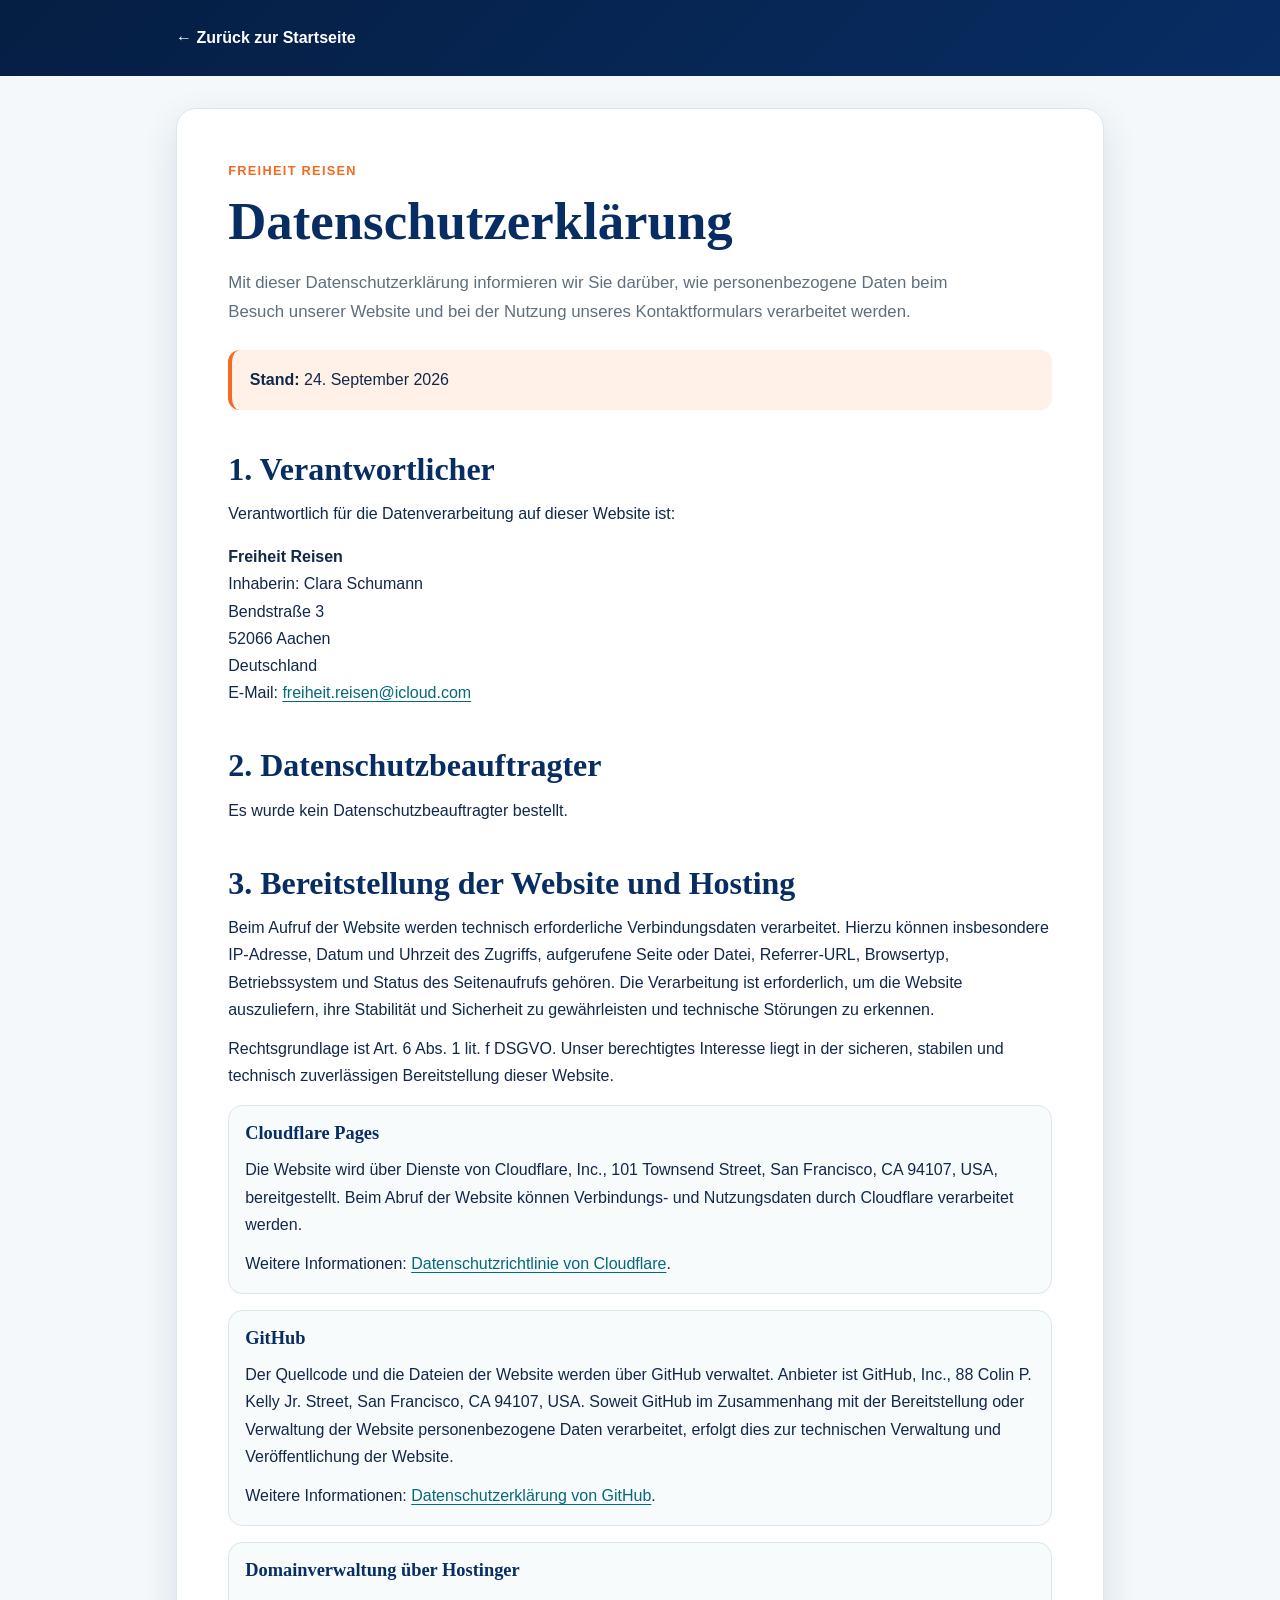
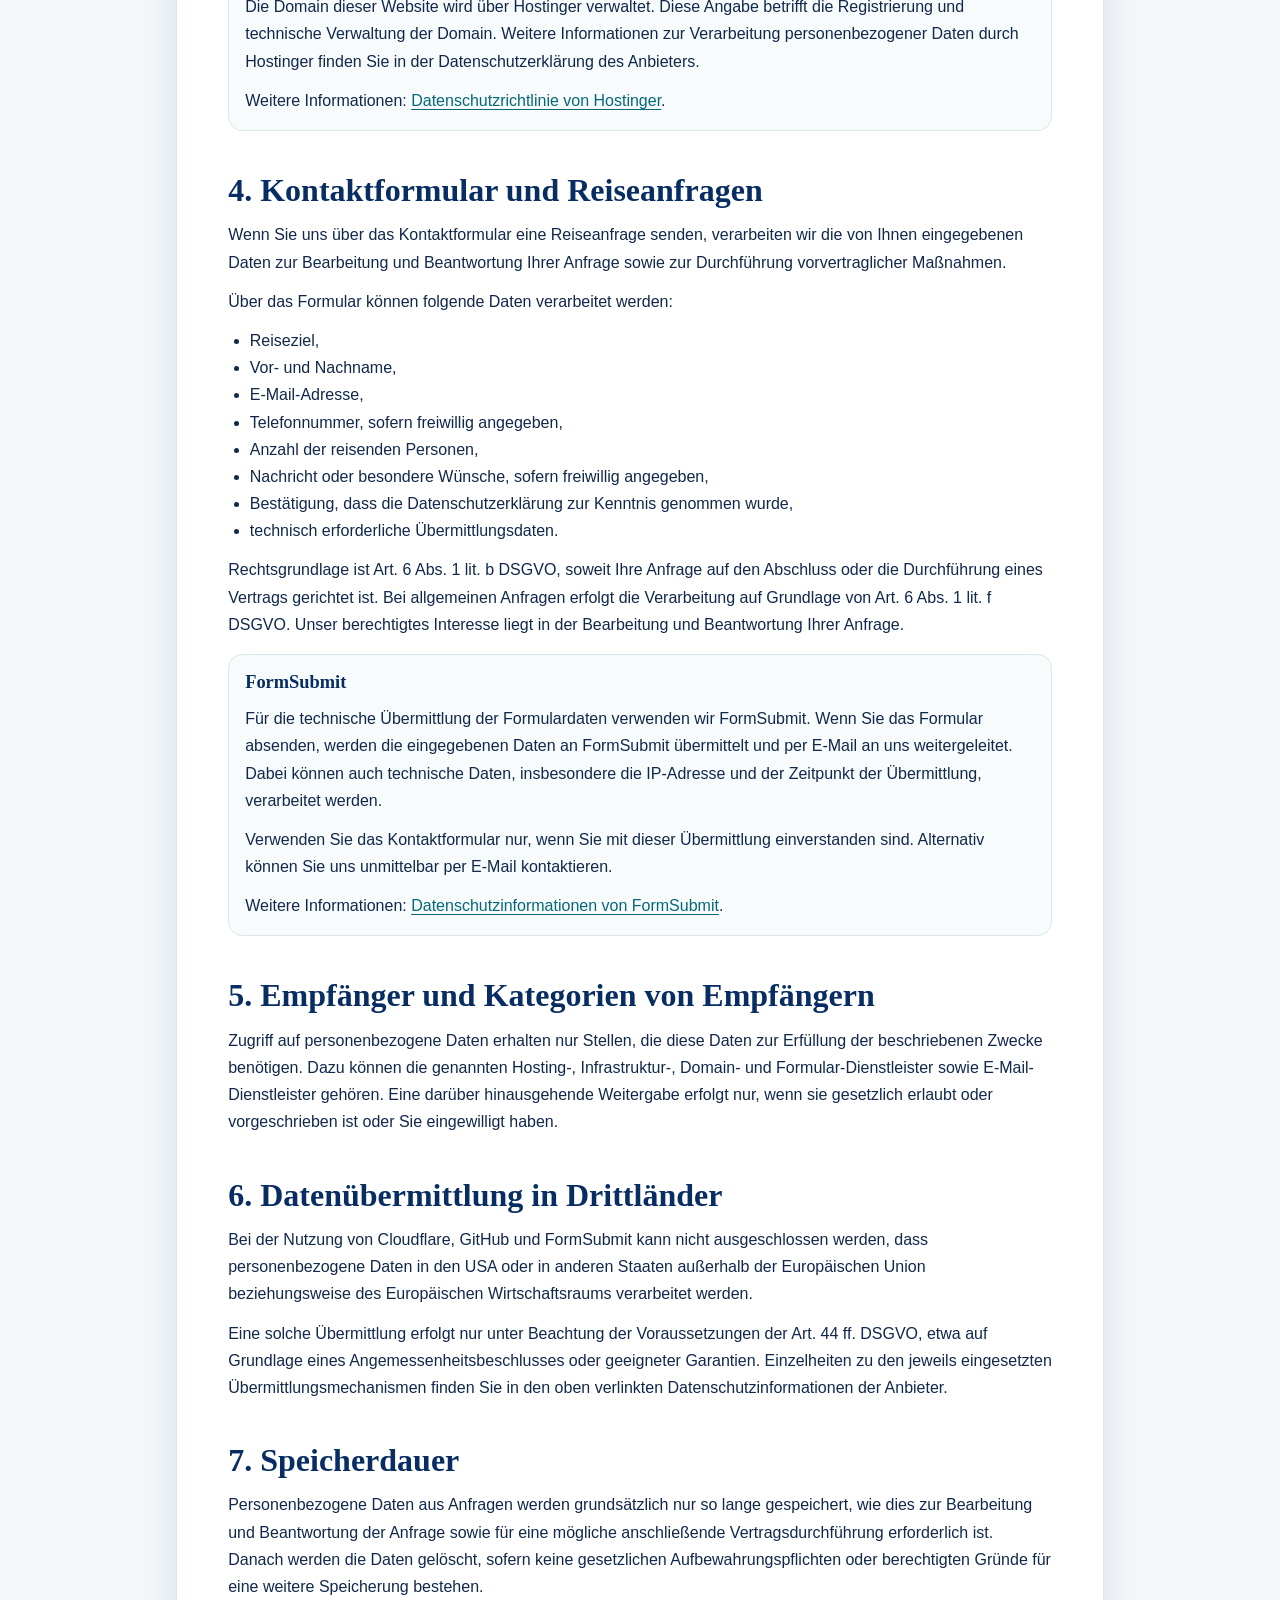
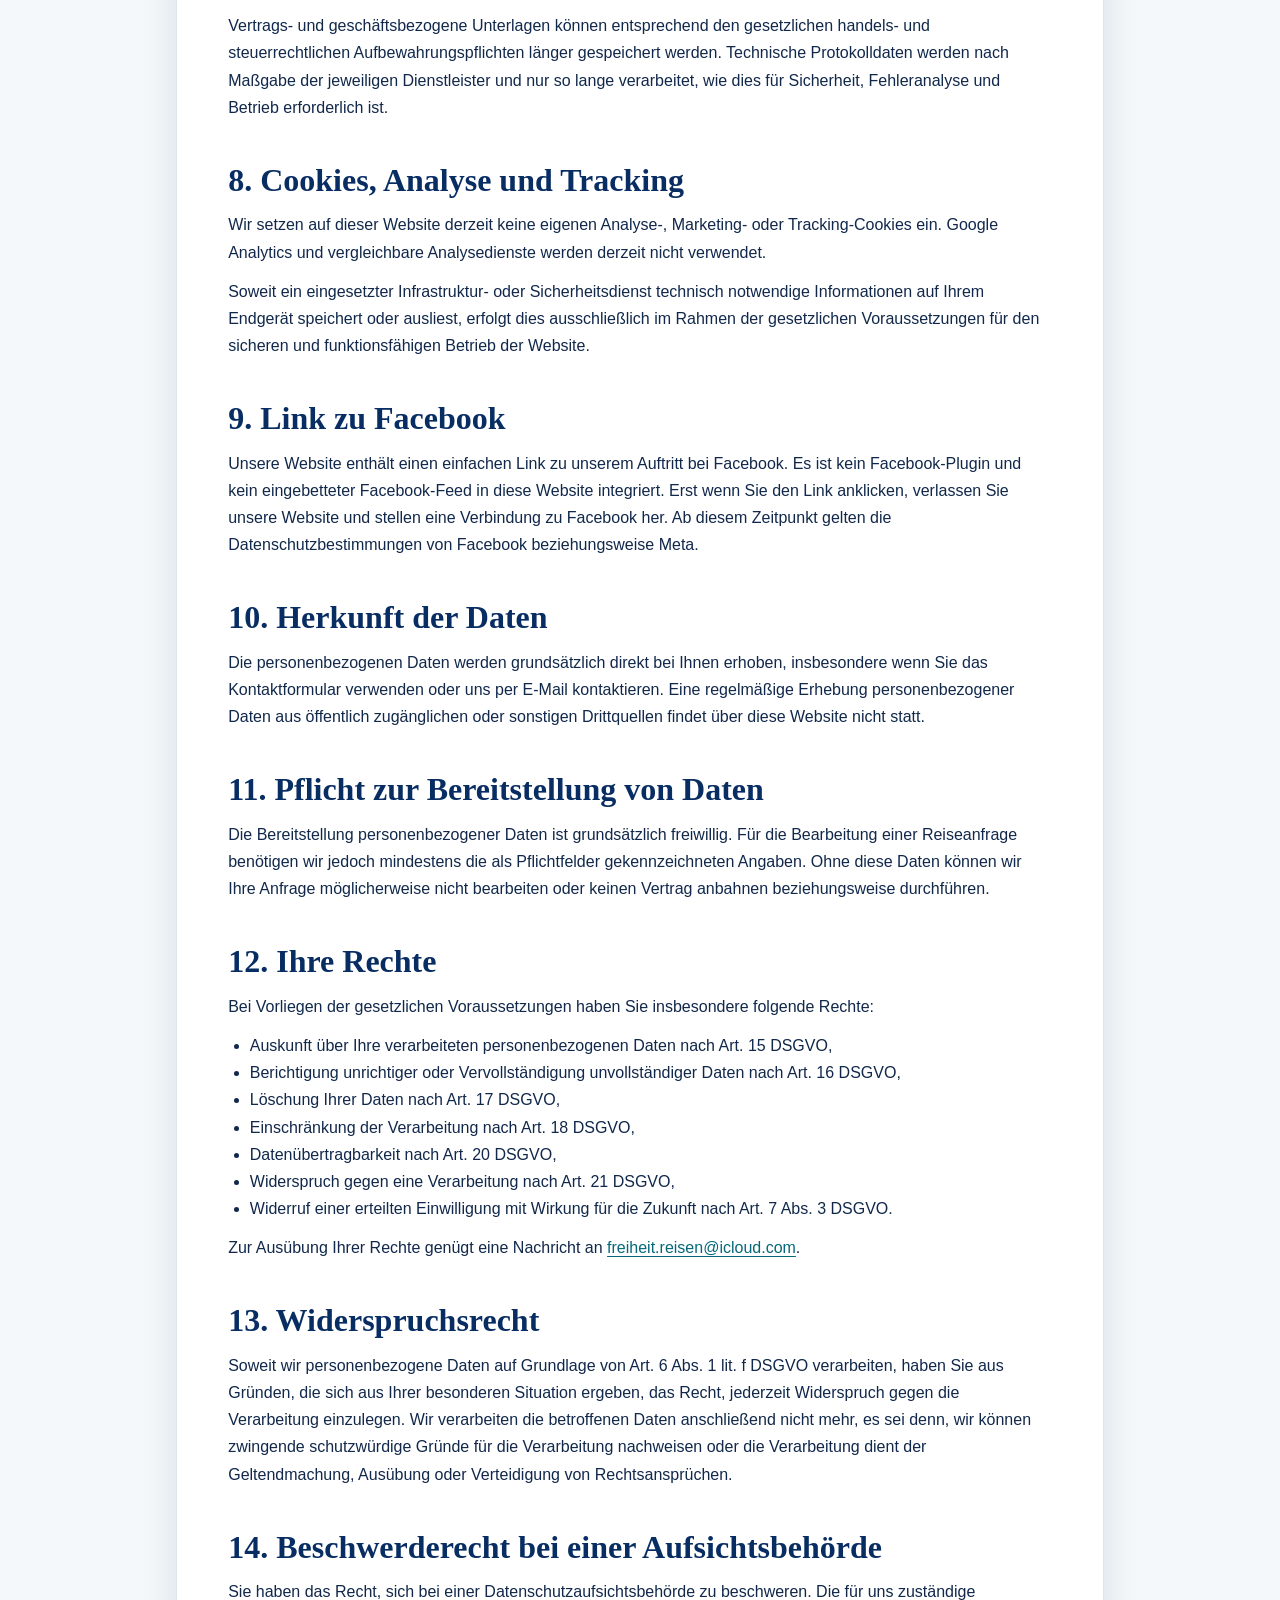
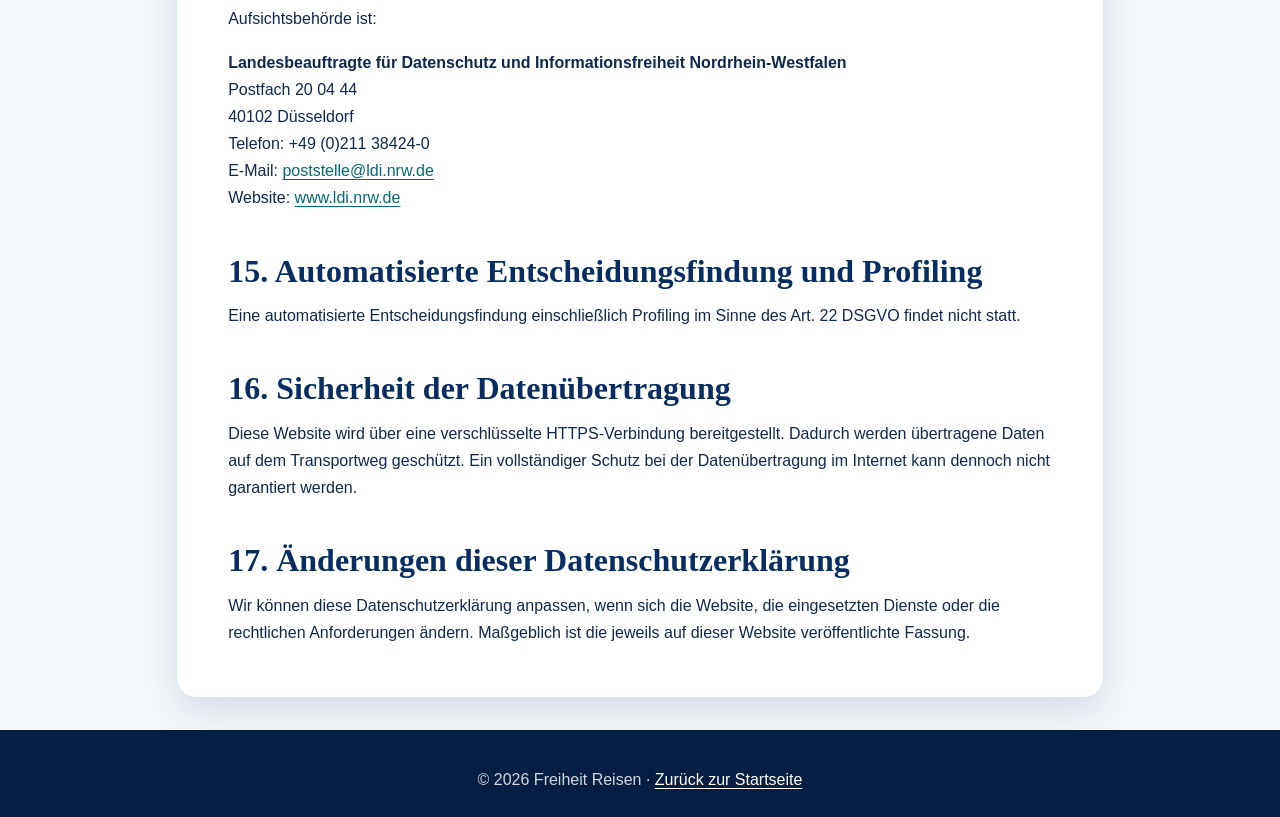
<file: datenschutz.html>
<!DOCTYPE html>
<html lang="de">
<head>
  <meta charset="UTF-8">
  <meta name="viewport" content="width=device-width, initial-scale=1.0">
  <meta name="description" content="Datenschutzerklärung von Freiheit Reisen, Inhaberin Clara Schumann.">
  <title>Datenschutzerklärung | Freiheit Reisen</title>
  <style>
    :root {
      --primary: #082d63;
      --primary-dark: #051e43;
      --secondary: #056879;
      --accent: #f36a21;
      --background: #f4f8fa;
      --surface: #ffffff;
      --text: #11284b;
      --muted: #5f6f7d;
      --border: #d9e6ec;
      --shadow: 0 14px 36px rgba(8, 45, 99, 0.12);
      --radius: 1.25rem;
    }

    *,
    *::before,
    *::after {
      box-sizing: border-box;
    }

    html {
      scroll-behavior: smooth;
    }

    body {
      margin: 0;
      min-width: 20rem;
      background: var(--background);
      color: var(--text);
      font-family: Inter, Aptos, Arial, sans-serif;
      font-size: 1rem;
      line-height: 1.7;
      overflow-wrap: anywhere;
    }

    a {
      color: var(--secondary);
      text-underline-offset: 0.18em;
    }

    a:hover {
      color: var(--primary);
    }

    a:focus-visible {
      outline: 0.2rem solid rgba(7, 151, 173, 0.45);
      outline-offset: 0.2rem;
      border-radius: 0.2rem;
    }

    h1,
    h2,
    h3 {
      color: var(--primary);
      font-family: Georgia, "Times New Roman", serif;
      line-height: 1.2;
      text-wrap: balance;
    }

    h1 {
      margin: 0;
      font-size: clamp(2rem, 7vw, 3.3rem);
    }

    h2 {
      margin: 2.5rem 0 0.75rem;
      font-size: clamp(1.45rem, 4vw, 2rem);
    }

    h3 {
      margin: 1.5rem 0 0.5rem;
      font-size: 1.15rem;
    }

    p,
    ul {
      margin: 0.75rem 0 0;
    }

    ul {
      padding-left: 1.35rem;
    }

    address {
      margin-top: 1rem;
      font-style: normal;
    }

    .site-header {
      background: linear-gradient(135deg, var(--primary-dark), var(--primary));
      color: #ffffff;
      padding: 1rem;
    }

    .header-inner,
    .page-shell {
      width: min(100% - 2rem, 58rem);
      margin-inline: auto;
    }

    .back-link {
      display: inline-flex;
      align-items: center;
      min-height: 2.75rem;
      color: #ffffff;
      font-weight: 700;
      text-decoration: none;
    }

    .back-link:hover {
      color: #ffffff;
      text-decoration: underline;
    }

    .page-shell {
      margin-block: 2rem;
      border: 1px solid var(--border);
      border-radius: var(--radius);
      background: var(--surface);
      padding: clamp(1.25rem, 4vw, 3.5rem);
      box-shadow: var(--shadow);
    }

    .eyebrow {
      margin: 0 0 0.5rem;
      color: var(--accent);
      font-size: 0.8rem;
      font-weight: 800;
      letter-spacing: 0.1em;
      text-transform: uppercase;
    }

    .intro {
      max-width: 46rem;
      margin-top: 1rem;
      color: var(--muted);
      font-size: 1.05rem;
    }

    .notice {
      margin-top: 1.5rem;
      border-left: 0.3rem solid var(--accent);
      border-radius: 0.75rem;
      background: #fff0e8;
      padding: 1rem 1.1rem;
    }

    .service {
      margin-top: 1rem;
      border: 1px solid var(--border);
      border-radius: 0.9rem;
      background: #f8fbfc;
      padding: 1rem;
    }

    .service h3 {
      margin-top: 0;
    }

    .site-footer {
      background: var(--primary-dark);
      color: rgba(255, 255, 255, 0.82);
      padding: 1.5rem 1rem;
      text-align: center;
    }

    .site-footer a {
      color: #ffffff;
    }

    @media (max-width: 39.9375rem) {
      .page-shell {
        width: min(100% - 1rem, 58rem);
        margin-block: 0.75rem;
        border-radius: 0.9rem;
        padding: 1.1rem;
      }

      h2 {
        margin-top: 2rem;
      }
    }
  </style>
</head>
<body>
  <header class="site-header">
    <div class="header-inner">
      <a class="back-link" href="index.html" aria-label="Zurück zur Startseite von Freiheit Reisen">← Zurück zur Startseite</a>
    </div>
  </header>

  <main class="page-shell">
    <p class="eyebrow">Freiheit Reisen</p>
    <h1>Datenschutzerklärung</h1>
    <p class="intro">
      Mit dieser Datenschutzerklärung informieren wir Sie darüber, wie personenbezogene Daten beim Besuch unserer Website und bei der Nutzung unseres Kontaktformulars verarbeitet werden.
    </p>

    <div class="notice">
      <strong>Stand:</strong> 24. September 2026
    </div>

    <section aria-labelledby="verantwortlicher">
      <h2 id="verantwortlicher">1. Verantwortlicher</h2>
      <p>Verantwortlich für die Datenverarbeitung auf dieser Website ist:</p>
      <address>
        <strong>Freiheit Reisen</strong><br>
        Inhaberin: Clara Schumann<br>
        Bendstraße 3<br>
        52066 Aachen<br>
        Deutschland<br>
        E-Mail: <a href="mailto:freiheit.reisen@icloud.com">freiheit.reisen@icloud.com</a>
      </address>
    </section>

    <section aria-labelledby="datenschutzbeauftragter">
      <h2 id="datenschutzbeauftragter">2. Datenschutzbeauftragter</h2>
      <p>Es wurde kein Datenschutzbeauftragter bestellt.</p>
    </section>

    <section aria-labelledby="hosting">
      <h2 id="hosting">3. Bereitstellung der Website und Hosting</h2>
      <p>
        Beim Aufruf der Website werden technisch erforderliche Verbindungsdaten verarbeitet. Hierzu können insbesondere IP-Adresse, Datum und Uhrzeit des Zugriffs, aufgerufene Seite oder Datei, Referrer-URL, Browsertyp, Betriebssystem und Status des Seitenaufrufs gehören. Die Verarbeitung ist erforderlich, um die Website auszuliefern, ihre Stabilität und Sicherheit zu gewährleisten und technische Störungen zu erkennen.
      </p>
      <p>
        Rechtsgrundlage ist Art. 6 Abs. 1 lit. f DSGVO. Unser berechtigtes Interesse liegt in der sicheren, stabilen und technisch zuverlässigen Bereitstellung dieser Website.
      </p>

      <div class="service">
        <h3>Cloudflare Pages</h3>
        <p>
          Die Website wird über Dienste von Cloudflare, Inc., 101 Townsend Street, San Francisco, CA 94107, USA, bereitgestellt. Beim Abruf der Website können Verbindungs- und Nutzungsdaten durch Cloudflare verarbeitet werden.
        </p>
        <p>
          Weitere Informationen: <a href="https://www.cloudflare.com/de-de/privacypolicy/" target="_blank" rel="noopener noreferrer">Datenschutzrichtlinie von Cloudflare</a>.
        </p>
      </div>

      <div class="service">
        <h3>GitHub</h3>
        <p>
          Der Quellcode und die Dateien der Website werden über GitHub verwaltet. Anbieter ist GitHub, Inc., 88 Colin P. Kelly Jr. Street, San Francisco, CA 94107, USA. Soweit GitHub im Zusammenhang mit der Bereitstellung oder Verwaltung der Website personenbezogene Daten verarbeitet, erfolgt dies zur technischen Verwaltung und Veröffentlichung der Website.
        </p>
        <p>
          Weitere Informationen: <a href="https://docs.github.com/de/site-policy/privacy-policies/github-general-privacy-statement" target="_blank" rel="noopener noreferrer">Datenschutzerklärung von GitHub</a>.
        </p>
      </div>

      <div class="service">
        <h3>Domainverwaltung über Hostinger</h3>
        <p>
          Die Domain dieser Website wird über Hostinger verwaltet. Diese Angabe betrifft die Registrierung und technische Verwaltung der Domain. Weitere Informationen zur Verarbeitung personenbezogener Daten durch Hostinger finden Sie in der Datenschutzerklärung des Anbieters.
        </p>
        <p>
          Weitere Informationen: <a href="https://www.hostinger.com/de/legal/datenschutz-bestimmungen" target="_blank" rel="noopener noreferrer">Datenschutzrichtlinie von Hostinger</a>.
        </p>
      </div>
    </section>

    <section aria-labelledby="kontaktformular">
      <h2 id="kontaktformular">4. Kontaktformular und Reiseanfragen</h2>
      <p>
        Wenn Sie uns über das Kontaktformular eine Reiseanfrage senden, verarbeiten wir die von Ihnen eingegebenen Daten zur Bearbeitung und Beantwortung Ihrer Anfrage sowie zur Durchführung vorvertraglicher Maßnahmen.
      </p>
      <p>Über das Formular können folgende Daten verarbeitet werden:</p>
      <ul>
        <li>Reiseziel,</li>
        <li>Vor- und Nachname,</li>
        <li>E-Mail-Adresse,</li>
        <li>Telefonnummer, sofern freiwillig angegeben,</li>
        <li>Anzahl der reisenden Personen,</li>
        <li>Nachricht oder besondere Wünsche, sofern freiwillig angegeben,</li>
        <li>Bestätigung, dass die Datenschutzerklärung zur Kenntnis genommen wurde,</li>
        <li>technisch erforderliche Übermittlungsdaten.</li>
      </ul>
      <p>
        Rechtsgrundlage ist Art. 6 Abs. 1 lit. b DSGVO, soweit Ihre Anfrage auf den Abschluss oder die Durchführung eines Vertrags gerichtet ist. Bei allgemeinen Anfragen erfolgt die Verarbeitung auf Grundlage von Art. 6 Abs. 1 lit. f DSGVO. Unser berechtigtes Interesse liegt in der Bearbeitung und Beantwortung Ihrer Anfrage.
      </p>

      <div class="service">
        <h3>FormSubmit</h3>
        <p>
          Für die technische Übermittlung der Formulardaten verwenden wir FormSubmit. Wenn Sie das Formular absenden, werden die eingegebenen Daten an FormSubmit übermittelt und per E-Mail an uns weitergeleitet. Dabei können auch technische Daten, insbesondere die IP-Adresse und der Zeitpunkt der Übermittlung, verarbeitet werden.
        </p>
        <p>
          Verwenden Sie das Kontaktformular nur, wenn Sie mit dieser Übermittlung einverstanden sind. Alternativ können Sie uns unmittelbar per E-Mail kontaktieren.
        </p>
        <p>
          Weitere Informationen: <a href="https://formsubmit.co/privacy.pdf" target="_blank" rel="noopener noreferrer">Datenschutzinformationen von FormSubmit</a>.
        </p>
      </div>
    </section>

    <section aria-labelledby="empfaenger">
      <h2 id="empfaenger">5. Empfänger und Kategorien von Empfängern</h2>
      <p>
        Zugriff auf personenbezogene Daten erhalten nur Stellen, die diese Daten zur Erfüllung der beschriebenen Zwecke benötigen. Dazu können die genannten Hosting-, Infrastruktur-, Domain- und Formular-Dienstleister sowie E-Mail-Dienstleister gehören. Eine darüber hinausgehende Weitergabe erfolgt nur, wenn sie gesetzlich erlaubt oder vorgeschrieben ist oder Sie eingewilligt haben.
      </p>
    </section>

    <section aria-labelledby="drittland">
      <h2 id="drittland">6. Datenübermittlung in Drittländer</h2>
      <p>
        Bei der Nutzung von Cloudflare, GitHub und FormSubmit kann nicht ausgeschlossen werden, dass personenbezogene Daten in den USA oder in anderen Staaten außerhalb der Europäischen Union beziehungsweise des Europäischen Wirtschaftsraums verarbeitet werden.
      </p>
      <p>
        Eine solche Übermittlung erfolgt nur unter Beachtung der Voraussetzungen der Art. 44 ff. DSGVO, etwa auf Grundlage eines Angemessenheitsbeschlusses oder geeigneter Garantien. Einzelheiten zu den jeweils eingesetzten Übermittlungsmechanismen finden Sie in den oben verlinkten Datenschutzinformationen der Anbieter.
      </p>
    </section>

    <section aria-labelledby="speicherdauer">
      <h2 id="speicherdauer">7. Speicherdauer</h2>
      <p>
        Personenbezogene Daten aus Anfragen werden grundsätzlich nur so lange gespeichert, wie dies zur Bearbeitung und Beantwortung der Anfrage sowie für eine mögliche anschließende Vertragsdurchführung erforderlich ist. Danach werden die Daten gelöscht, sofern keine gesetzlichen Aufbewahrungspflichten oder berechtigten Gründe für eine weitere Speicherung bestehen.
      </p>
      <p>
        Vertrags- und geschäftsbezogene Unterlagen können entsprechend den gesetzlichen handels- und steuerrechtlichen Aufbewahrungspflichten länger gespeichert werden. Technische Protokolldaten werden nach Maßgabe der jeweiligen Dienstleister und nur so lange verarbeitet, wie dies für Sicherheit, Fehleranalyse und Betrieb erforderlich ist.
      </p>
    </section>

    <section aria-labelledby="cookies">
      <h2 id="cookies">8. Cookies, Analyse und Tracking</h2>
      <p>
        Wir setzen auf dieser Website derzeit keine eigenen Analyse-, Marketing- oder Tracking-Cookies ein. Google Analytics und vergleichbare Analysedienste werden derzeit nicht verwendet.
      </p>
      <p>
        Soweit ein eingesetzter Infrastruktur- oder Sicherheitsdienst technisch notwendige Informationen auf Ihrem Endgerät speichert oder ausliest, erfolgt dies ausschließlich im Rahmen der gesetzlichen Voraussetzungen für den sicheren und funktionsfähigen Betrieb der Website.
      </p>
    </section>

    <section aria-labelledby="facebook">
      <h2 id="facebook">9. Link zu Facebook</h2>
      <p>
        Unsere Website enthält einen einfachen Link zu unserem Auftritt bei Facebook. Es ist kein Facebook-Plugin und kein eingebetteter Facebook-Feed in diese Website integriert. Erst wenn Sie den Link anklicken, verlassen Sie unsere Website und stellen eine Verbindung zu Facebook her. Ab diesem Zeitpunkt gelten die Datenschutzbestimmungen von Facebook beziehungsweise Meta.
      </p>
    </section>

    <section aria-labelledby="herkunft">
      <h2 id="herkunft">10. Herkunft der Daten</h2>
      <p>
        Die personenbezogenen Daten werden grundsätzlich direkt bei Ihnen erhoben, insbesondere wenn Sie das Kontaktformular verwenden oder uns per E-Mail kontaktieren. Eine regelmäßige Erhebung personenbezogener Daten aus öffentlich zugänglichen oder sonstigen Drittquellen findet über diese Website nicht statt.
      </p>
    </section>

    <section aria-labelledby="bereitstellung">
      <h2 id="bereitstellung">11. Pflicht zur Bereitstellung von Daten</h2>
      <p>
        Die Bereitstellung personenbezogener Daten ist grundsätzlich freiwillig. Für die Bearbeitung einer Reiseanfrage benötigen wir jedoch mindestens die als Pflichtfelder gekennzeichneten Angaben. Ohne diese Daten können wir Ihre Anfrage möglicherweise nicht bearbeiten oder keinen Vertrag anbahnen beziehungsweise durchführen.
      </p>
    </section>

    <section aria-labelledby="rechte">
      <h2 id="rechte">12. Ihre Rechte</h2>
      <p>Bei Vorliegen der gesetzlichen Voraussetzungen haben Sie insbesondere folgende Rechte:</p>
      <ul>
        <li>Auskunft über Ihre verarbeiteten personenbezogenen Daten nach Art. 15 DSGVO,</li>
        <li>Berichtigung unrichtiger oder Vervollständigung unvollständiger Daten nach Art. 16 DSGVO,</li>
        <li>Löschung Ihrer Daten nach Art. 17 DSGVO,</li>
        <li>Einschränkung der Verarbeitung nach Art. 18 DSGVO,</li>
        <li>Datenübertragbarkeit nach Art. 20 DSGVO,</li>
        <li>Widerspruch gegen eine Verarbeitung nach Art. 21 DSGVO,</li>
        <li>Widerruf einer erteilten Einwilligung mit Wirkung für die Zukunft nach Art. 7 Abs. 3 DSGVO.</li>
      </ul>
      <p>
        Zur Ausübung Ihrer Rechte genügt eine Nachricht an <a href="mailto:freiheit.reisen@icloud.com">freiheit.reisen@icloud.com</a>.
      </p>
    </section>

    <section aria-labelledby="widerspruch">
      <h2 id="widerspruch">13. Widerspruchsrecht</h2>
      <p>
        Soweit wir personenbezogene Daten auf Grundlage von Art. 6 Abs. 1 lit. f DSGVO verarbeiten, haben Sie aus Gründen, die sich aus Ihrer besonderen Situation ergeben, das Recht, jederzeit Widerspruch gegen die Verarbeitung einzulegen. Wir verarbeiten die betroffenen Daten anschließend nicht mehr, es sei denn, wir können zwingende schutzwürdige Gründe für die Verarbeitung nachweisen oder die Verarbeitung dient der Geltendmachung, Ausübung oder Verteidigung von Rechtsansprüchen.
      </p>
    </section>

    <section aria-labelledby="beschwerde">
      <h2 id="beschwerde">14. Beschwerderecht bei einer Aufsichtsbehörde</h2>
      <p>
        Sie haben das Recht, sich bei einer Datenschutzaufsichtsbehörde zu beschweren. Die für uns zuständige Aufsichtsbehörde ist:
      </p>
      <address>
        <strong>Landesbeauftragte für Datenschutz und Informationsfreiheit Nordrhein-Westfalen</strong><br>
        Postfach 20 04 44<br>
        40102 Düsseldorf<br>
        Telefon: +49 (0)211 38424-0<br>
        E-Mail: <a href="mailto:poststelle@ldi.nrw.de">poststelle@ldi.nrw.de</a><br>
        Website: <a href="https://www.ldi.nrw.de/" target="_blank" rel="noopener noreferrer">www.ldi.nrw.de</a>
      </address>
    </section>

    <section aria-labelledby="automatisiert">
      <h2 id="automatisiert">15. Automatisierte Entscheidungsfindung und Profiling</h2>
      <p>Eine automatisierte Entscheidungsfindung einschließlich Profiling im Sinne des Art. 22 DSGVO findet nicht statt.</p>
    </section>

    <section aria-labelledby="sicherheit">
      <h2 id="sicherheit">16. Sicherheit der Datenübertragung</h2>
      <p>
        Diese Website wird über eine verschlüsselte HTTPS-Verbindung bereitgestellt. Dadurch werden übertragene Daten auf dem Transportweg geschützt. Ein vollständiger Schutz bei der Datenübertragung im Internet kann dennoch nicht garantiert werden.
      </p>
    </section>

    <section aria-labelledby="aenderungen">
      <h2 id="aenderungen">17. Änderungen dieser Datenschutzerklärung</h2>
      <p>
        Wir können diese Datenschutzerklärung anpassen, wenn sich die Website, die eingesetzten Dienste oder die rechtlichen Anforderungen ändern. Maßgeblich ist die jeweils auf dieser Website veröffentlichte Fassung.
      </p>
    </section>
  </main>

  <footer class="site-footer">
    <p>© 2026 Freiheit Reisen · <a href="index.html">Zurück zur Startseite</a></p>
  </footer>
</body>
</html>
</file>
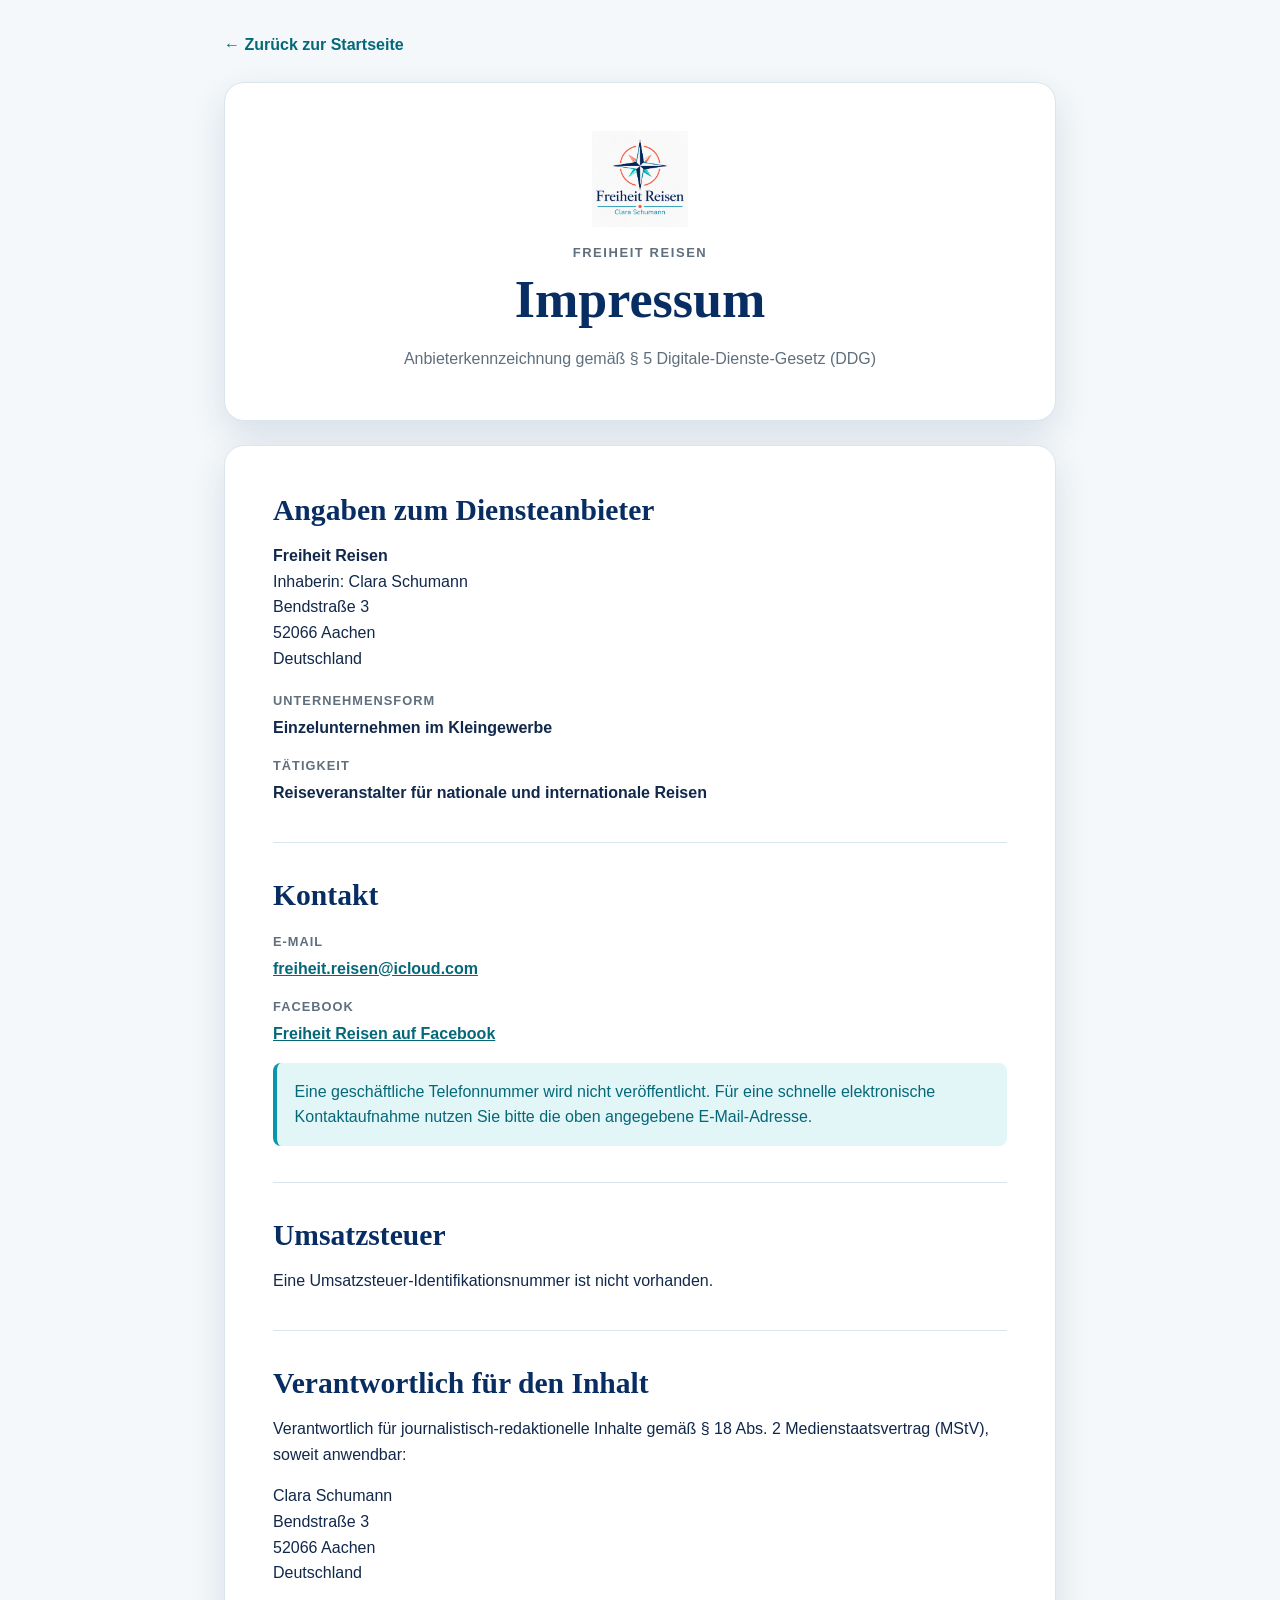
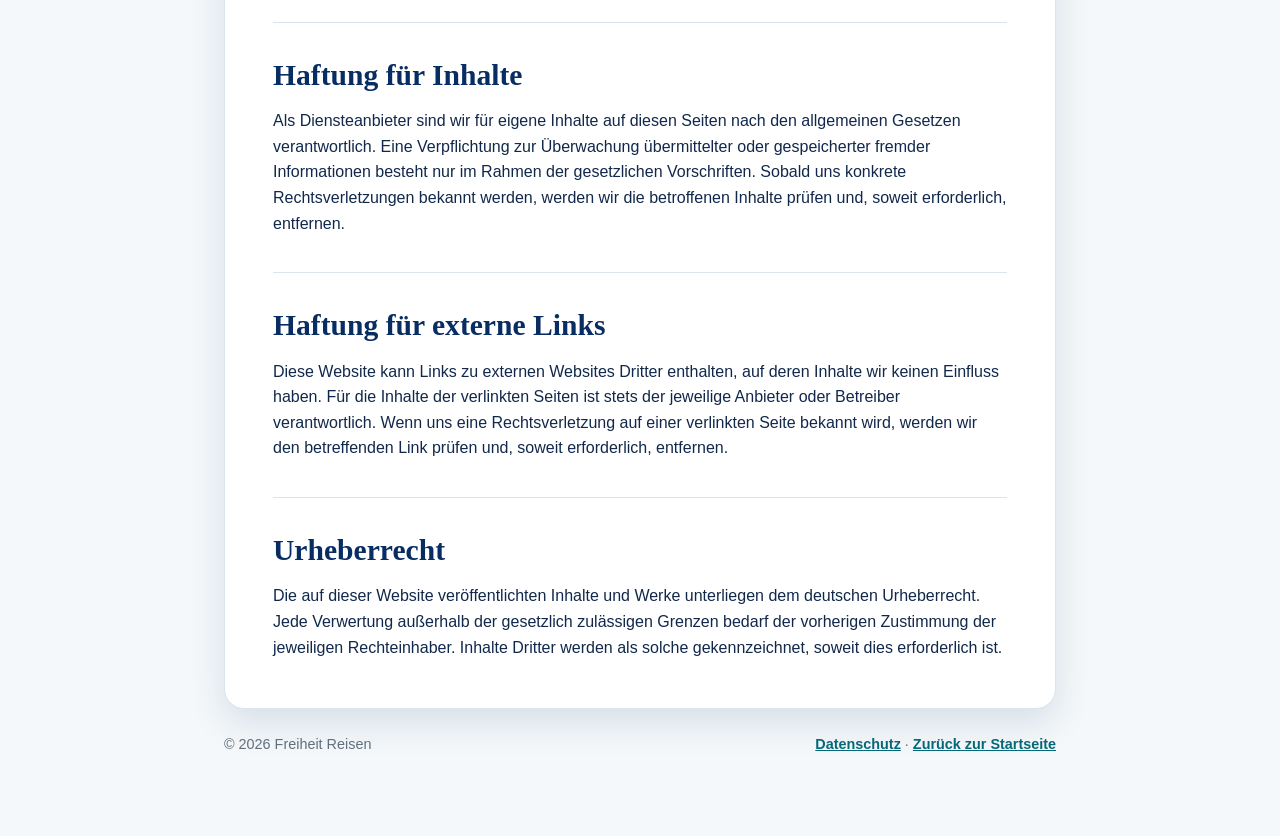
<file: impressum.html>
<!DOCTYPE html>
<html lang="de">
<head>
  <meta charset="UTF-8">
  <meta name="viewport" content="width=device-width, initial-scale=1.0">
  <meta name="description" content="Impressum von Freiheit Reisen, Inhaberin Clara Schumann.">
  <meta name="robots" content="index, follow">
  <meta name="theme-color" content="#082D63">
  <link rel="canonical" href="https://freiheit-reisen.eu/impressum.html">
  <link rel="stylesheet" href="styles.css">
  <title>Impressum | Freiheit Reisen</title>

  <style>
    .legal-page {
      min-height: 100vh;
      background: var(--color-bg-soft, #f4f8fa);
      padding: 2rem 0 5rem;
    }

    .legal-container {
      width: min(calc(100% - 2rem), 52rem);
      margin: 0 auto;
    }

    .legal-back {
      display: inline-flex;
      align-items: center;
      gap: 0.5rem;
      margin-bottom: 1.5rem;
      color: var(--color-secondary-800, #056879);
      font-weight: 700;
      text-decoration: none;
    }

    .legal-back:hover,
    .legal-back:focus-visible {
      text-decoration: underline;
    }

    .legal-header,
    .legal-content {
      border: 1px solid var(--color-border, #d9e6ec);
      border-radius: var(--radius-lg, 1.25rem);
      background: #ffffff;
      box-shadow: var(--shadow-md, 0 14px 36px rgba(8, 45, 99, 0.12));
    }

    .legal-header {
      margin-bottom: 1.5rem;
      padding: clamp(1.5rem, 5vw, 3rem);
      text-align: center;
    }

    .legal-logo {
      width: 6rem;
      height: 6rem;
      margin: 0 auto 1rem;
      object-fit: contain;
    }

    .legal-header h1 {
      margin: 0.5rem 0 1rem;
    }

    .legal-header p {
      color: var(--color-text-muted, #5f6f7d);
    }

    .legal-content {
      padding: clamp(1.5rem, 5vw, 3rem);
    }

    .legal-content section + section {
      margin-top: 2.25rem;
      padding-top: 2.25rem;
      border-top: 1px solid var(--color-border, #d9e6ec);
    }

    .legal-content h2 {
      margin-bottom: 1rem;
      font-size: clamp(1.35rem, 4vw, 1.85rem);
    }

    .legal-content p + p {
      margin-top: 1rem;
    }

    .legal-content a {
      overflow-wrap: anywhere;
    }

    .contact-list {
      display: grid;
      gap: 1rem;
      margin: 1.25rem 0 0;
    }

    .contact-list div {
      display: grid;
      gap: 0.2rem;
    }

    .contact-list dt {
      color: var(--color-text-muted, #5f6f7d);
      font-size: 0.8rem;
      font-weight: 700;
      letter-spacing: 0.08em;
      text-transform: uppercase;
    }

    .contact-list dd {
      margin: 0;
      color: var(--color-text, #11284b);
      font-weight: 600;
    }

    .legal-note {
      margin-top: 1rem;
      border-left: 0.3rem solid var(--color-secondary-600, #0797ad);
      border-radius: var(--radius-sm, 0.5rem);
      background: var(--color-secondary-050, #e3f6f7);
      padding: 1rem 1.1rem;
      color: var(--color-secondary-800, #056879);
    }

    .legal-footer {
      display: flex;
      flex-wrap: wrap;
      justify-content: space-between;
      gap: 1rem;
      margin-top: 1.5rem;
      color: var(--color-text-muted, #5f6f7d);
      font-size: 0.9rem;
    }

    .legal-footer a {
      color: var(--color-secondary-800, #056879);
      font-weight: 700;
    }

    @media (max-width: 39.9375rem) {
      .legal-page {
        padding-top: 1rem;
      }

      .legal-header,
      .legal-content {
        border-radius: 1rem;
      }
    }
  </style>
</head>
<body>
  <a class="skip-link" href="#main-content">Zum Impressum springen</a>

  <main class="legal-page" id="main-content">
    <div class="legal-container">
      <a class="legal-back" href="index.html">← Zurück zur Startseite</a>

      <header class="legal-header">
        <img
          class="legal-logo"
          src="freiheit-ReisenLogo.png"
          alt="Freiheit Reisen Logo"
          width="160"
          height="160"
        >
        <p class="eyebrow">Freiheit Reisen</p>
        <h1>Impressum</h1>
        <p>Anbieterkennzeichnung gemäß § 5 Digitale-Dienste-Gesetz (DDG)</p>
      </header>

      <article class="legal-content">
        <section aria-labelledby="anbieter-title">
          <h2 id="anbieter-title">Angaben zum Diensteanbieter</h2>
          <p>
            <strong>Freiheit Reisen</strong><br>
            Inhaberin: Clara Schumann<br>
            Bendstraße 3<br>
            52066 Aachen<br>
            Deutschland
          </p>

          <dl class="contact-list">
            <div>
              <dt>Unternehmensform</dt>
              <dd>Einzelunternehmen im Kleingewerbe</dd>
            </div>
            <div>
              <dt>Tätigkeit</dt>
              <dd>Reiseveranstalter für nationale und internationale Reisen</dd>
            </div>
          </dl>
        </section>

        <section aria-labelledby="kontakt-title">
          <h2 id="kontakt-title">Kontakt</h2>
          <dl class="contact-list">
            <div>
              <dt>E-Mail</dt>
              <dd>
                <a href="mailto:freiheit.reisen@icloud.com">
                  freiheit.reisen@icloud.com
                </a>
              </dd>
            </div>
            <div>
              <dt>Facebook</dt>
              <dd>
                <a
                  href="https://www.facebook.com/privacy/consent/?flow=ad_free_subscription&amp;params%5Bafs_variant%5D=first_time&amp;params%5Bgcl_experience_id%5D=f1bc63e7-1aa1-400d-a9ee-60a21f87867f&amp;source=ad_free_subscription_blocking_flow"
                  target="_blank"
                  rel="noopener noreferrer"
                >
                  Freiheit Reisen auf Facebook
                </a>
              </dd>
            </div>
          </dl>
          <p class="legal-note">
            Eine geschäftliche Telefonnummer wird nicht veröffentlicht. Für eine schnelle
            elektronische Kontaktaufnahme nutzen Sie bitte die oben angegebene E-Mail-Adresse.
          </p>
        </section>

        <section aria-labelledby="umsatzsteuer-title">
          <h2 id="umsatzsteuer-title">Umsatzsteuer</h2>
          <p>Eine Umsatzsteuer-Identifikationsnummer ist nicht vorhanden.</p>
        </section>

        <section aria-labelledby="inhalt-title">
          <h2 id="inhalt-title">Verantwortlich für den Inhalt</h2>
          <p>
            Verantwortlich für journalistisch-redaktionelle Inhalte gemäß
            § 18 Abs. 2 Medienstaatsvertrag (MStV), soweit anwendbar:
          </p>
          <p>
            Clara Schumann<br>
            Bendstraße 3<br>
            52066 Aachen<br>
            Deutschland
          </p>
        </section>

        <section aria-labelledby="haftung-inhalte-title">
          <h2 id="haftung-inhalte-title">Haftung für Inhalte</h2>
          <p>
            Als Diensteanbieter sind wir für eigene Inhalte auf diesen Seiten nach den
            allgemeinen Gesetzen verantwortlich. Eine Verpflichtung zur Überwachung
            übermittelter oder gespeicherter fremder Informationen besteht nur im Rahmen der
            gesetzlichen Vorschriften. Sobald uns konkrete Rechtsverletzungen bekannt werden,
            werden wir die betroffenen Inhalte prüfen und, soweit erforderlich, entfernen.
          </p>
        </section>

        <section aria-labelledby="haftung-links-title">
          <h2 id="haftung-links-title">Haftung für externe Links</h2>
          <p>
            Diese Website kann Links zu externen Websites Dritter enthalten, auf deren Inhalte
            wir keinen Einfluss haben. Für die Inhalte der verlinkten Seiten ist stets der
            jeweilige Anbieter oder Betreiber verantwortlich. Wenn uns eine Rechtsverletzung auf
            einer verlinkten Seite bekannt wird, werden wir den betreffenden Link prüfen und,
            soweit erforderlich, entfernen.
          </p>
        </section>

        <section aria-labelledby="urheberrecht-title">
          <h2 id="urheberrecht-title">Urheberrecht</h2>
          <p>
            Die auf dieser Website veröffentlichten Inhalte und Werke unterliegen dem deutschen
            Urheberrecht. Jede Verwertung außerhalb der gesetzlich zulässigen Grenzen bedarf der
            vorherigen Zustimmung der jeweiligen Rechteinhaber. Inhalte Dritter werden als solche
            gekennzeichnet, soweit dies erforderlich ist.
          </p>
        </section>
      </article>

      <footer class="legal-footer">
        <span>© 2026 Freiheit Reisen</span>
        <div>
          <a href="datenschutz.html">Datenschutz</a>
          <span aria-hidden="true"> · </span>
          <a href="index.html">Zurück zur Startseite</a>
        </div>
      </footer>
    </div>
  </main>
</body>
</html>
</file>
<file: styles.css>
:root {
  --color-primary-500: #164c80;
  --color-primary-700: #082d63;
  --color-primary-900: #051e43;
  --color-secondary-050: #e3f6f7;
  --color-secondary-600: #0797ad;
  --color-secondary-800: #056879;
  --color-accent-050: #fff0e8;
  --color-accent-500: #f36a21;
  --color-accent-700: #c94f12;
  --color-bg: #ffffff;
  --color-bg-soft: #f4f8fa;
  --color-text: #11284b;
  --color-text-muted: #5f6f7d;
  --color-border: #d9e6ec;
  --color-success: #2e7d57;
  --color-warning: #b86b00;
  --color-error: #b3261e;
  --color-focus: rgba(7, 151, 173, 0.24);

  --font-heading: Georgia, "Times New Roman", serif;
  --font-body: Inter, Aptos, Arial, sans-serif;

  --space-1: 0.25rem;
  --space-2: 0.5rem;
  --space-3: 0.75rem;
  --space-4: 1rem;
  --space-5: 1.5rem;
  --space-6: 2rem;
  --space-7: 3rem;
  --space-8: 4rem;
  --space-9: 6rem;

  --radius-sm: 0.5rem;
  --radius-md: 0.875rem;
  --radius-lg: 1.25rem;
  --radius-xl: 1.75rem;
  --radius-pill: 999px;

  --shadow-sm: 0 4px 14px rgba(8, 45, 99, 0.08);
  --shadow-md: 0 14px 36px rgba(8, 45, 99, 0.12);
  --shadow-lg: 0 22px 60px rgba(8, 45, 99, 0.16);

  --content-max: 70rem;
  --text-max: 42.5rem;
  --nav-height: 4.75rem;
  --transition-fast: 150ms ease-out;
  --transition-medium: 220ms ease-in-out;
}

*,
*::before,
*::after {
  box-sizing: border-box;
}

html {
  scroll-behavior: smooth;
  scroll-padding-top: calc(var(--nav-height) + 1rem);
}

body {
  margin: 0;
  min-width: 20rem;
  overflow-x: hidden;
  background: var(--color-bg);
  color: var(--color-text);
  font-family: var(--font-body);
  font-size: 1rem;
  line-height: 1.6;
  text-rendering: optimizeLegibility;
  -webkit-font-smoothing: antialiased;
}

body.nav-open,
body.dialog-open {
  overflow: hidden;
}

img,
picture,
svg {
  display: block;
  max-width: 100%;
}

button,
input,
textarea {
  font: inherit;
}

button,
a {
  -webkit-tap-highlight-color: transparent;
}

a {
  color: var(--color-secondary-800);
}

a:hover {
  color: var(--color-primary-700);
}

h1,
h2,
h3 {
  margin: 0;
  color: var(--color-primary-700);
  font-family: var(--font-heading);
  line-height: 1.13;
  text-wrap: balance;
}

h1 {
  font-size: clamp(2.125rem, 7vw, 3.25rem);
}

h2 {
  font-size: clamp(1.75rem, 5.5vw, 2.625rem);
}

h3 {
  font-size: clamp(1.375rem, 3.8vw, 1.75rem);
}

p {
  margin: 0;
}

ul,
dl,
dd {
  margin: 0;
}

button {
  border: 0;
}

:focus-visible {
  outline: 0.2rem solid var(--color-secondary-600);
  outline-offset: 0.2rem;
}

::selection {
  background: var(--color-secondary-050);
  color: var(--color-primary-900);
}

.skip-link {
  position: fixed;
  top: var(--space-3);
  left: var(--space-3);
  z-index: 1000;
  transform: translateY(-180%);
  border-radius: var(--radius-sm);
  background: var(--color-primary-900);
  color: #ffffff;
  padding: var(--space-3) var(--space-4);
  font-weight: 700;
  text-decoration: none;
  transition: transform var(--transition-fast);
}

.skip-link:focus {
  transform: translateY(0);
}

.container {
  width: min(100% - 2rem, var(--content-max));
  margin-inline: auto;
}

.container--narrow {
  max-width: var(--text-max);
}

.hero-banner {
  display: block;
  width: 100%;
  overflow: hidden;
  background: #ffffff;
}

.hero-banner picture {
  display: block;
  width: 100%;
}

.hero-banner__image {
  display: block;
  width: 100%;
  height: auto;
  max-height: none;
  object-fit: contain;
  object-position: center;
}

.site-nav {
  position: sticky;
  top: 0;
  z-index: 100;
  min-height: var(--nav-height);
  border-bottom: 1px solid var(--color-border);
  background: rgba(255, 255, 255, 0.96);
  backdrop-filter: blur(14px);
  -webkit-backdrop-filter: blur(14px);
  transition: box-shadow var(--transition-fast);
}

.site-nav.is-scrolled {
  box-shadow: var(--shadow-sm);
}

.site-nav__inner {
  position: relative;
  display: flex;
  min-height: var(--nav-height);
  align-items: center;
  justify-content: space-between;
  gap: var(--space-4);
}

.brand {
  display: inline-flex;
  align-items: center;
  gap: var(--space-3);
  color: var(--color-primary-700);
  font-family: var(--font-heading);
  font-size: 1.125rem;
  font-weight: 700;
  text-decoration: none;
}

.brand img {
  width: 3.25rem;
  height: 3.25rem;
  object-fit: contain;
}

.nav-toggle {
  position: relative;
  display: inline-grid;
  width: 2.75rem;
  height: 2.75rem;
  place-content: center;
  gap: 0.3rem;
  border-radius: var(--radius-sm);
  background: transparent;
  cursor: pointer;
}

.nav-toggle span {
  display: block;
  width: 1.45rem;
  height: 0.13rem;
  border-radius: var(--radius-pill);
  background: var(--color-primary-700);
  transition: transform var(--transition-medium), opacity var(--transition-fast);
}

.nav-toggle[aria-expanded="true"] span:nth-child(1) {
  transform: translateY(0.43rem) rotate(45deg);
}

.nav-toggle[aria-expanded="true"] span:nth-child(2) {
  opacity: 0;
}

.nav-toggle[aria-expanded="true"] span:nth-child(3) {
  transform: translateY(-0.43rem) rotate(-45deg);
}

.nav-panel {
  position: absolute;
  top: calc(100% + 1px);
  right: 0;
  left: 0;
  display: grid;
  max-height: 0;
  overflow: hidden;
  border-radius: 0 0 var(--radius-lg) var(--radius-lg);
  background: #ffffff;
  box-shadow: var(--shadow-md);
  opacity: 0;
  visibility: hidden;
  transition: max-height var(--transition-medium), opacity var(--transition-fast), visibility var(--transition-fast);
}

.nav-panel.is-open {
  max-height: 24rem;
  opacity: 1;
  visibility: visible;
}

.nav-panel a {
  min-height: 3.25rem;
  display: flex;
  align-items: center;
  padding: var(--space-3) var(--space-5);
  border-bottom: 1px solid var(--color-border);
  color: var(--color-primary-700);
  font-weight: 700;
  text-decoration: none;
}

.nav-panel a:hover,
.nav-panel a[aria-current="true"] {
  background: var(--color-bg-soft);
  color: var(--color-secondary-800);
}

.section--busses {
  padding-top: 2rem;
  }

.section {
  padding-block: var(--space-8);
}

.section--soft {
  background: var(--color-bg-soft);
}

.section--intro {
  padding-block: var(--space-7) var(--space-8);
}

.section-heading {
  max-width: var(--text-max);
  margin-inline: auto;
  margin-bottom: var(--space-7);
  text-align: center;
}

.section-heading h1,
.section-heading h2 {
  margin-top: var(--space-2);
}

.section-heading > p:not(.eyebrow) {
  color: var(--color-text-muted);
  font-size: 1.025rem;
}

.eyebrow {
  color: var(--color-accent-700);
  font-size: 0.8125rem;
  font-weight: 700;
  letter-spacing: 0.12em;
  text-transform: uppercase;
}

.eyebrow--light {
  color: #ffb78e;
}

.accent-line {
  width: 6.5rem;
  height: 0.34rem;
  margin: var(--space-4) auto var(--space-5);
  border-radius: var(--radius-pill);
  background: linear-gradient(90deg, var(--color-secondary-600), var(--color-primary-700), var(--color-accent-500));
}

.accent-line--left {
  margin-right: auto;
  margin-left: 0;
}

.lead {
  font-size: 1.125rem;
  line-height: 1.55;
}

.button-row {
  display: flex;
  flex-wrap: wrap;
  justify-content: center;
  gap: var(--space-3);
  margin-top: var(--space-6);
}

.button-row--left {
  justify-content: flex-start;
}

.button {
  display: inline-flex;
  min-height: 2.75rem;
  align-items: center;
  justify-content: center;
  gap: var(--space-2);
  border: 1.5px solid transparent;
  border-radius: var(--radius-md);
  padding: 0.72rem 1.25rem;
  font-size: 1rem;
  font-weight: 700;
  line-height: 1.2;
  text-align: center;
  text-decoration: none;
  cursor: pointer;
  transition: transform var(--transition-fast), background-color var(--transition-fast), border-color var(--transition-fast), box-shadow var(--transition-fast);
}

.button:hover {
  transform: translateY(-0.125rem);
}

.button:active {
  transform: translateY(0.0625rem);
}

.button--large {
  min-height: 3.25rem;
  padding-inline: 1.625rem;
}

.button--primary {
  background: var(--color-accent-500);
  color: #ffffff;
  box-shadow: 0 10px 24px rgba(243, 106, 33, 0.22);
}

.button--primary:hover {
  background: var(--color-accent-700);
  color: #ffffff;
  box-shadow: 0 14px 28px rgba(201, 79, 18, 0.24);
}

.button--secondary {
  background: var(--color-secondary-600);
  color: #ffffff;
  box-shadow: 0 10px 24px rgba(7, 151, 173, 0.2);
}

.button--secondary:hover {
  background: var(--color-secondary-800);
  color: #ffffff;
}

.button--outline {
  border-color: var(--color-primary-700);
  background: #ffffff;
  color: var(--color-primary-700);
}

.button--outline:hover {
  border-color: var(--color-secondary-800);
  background: var(--color-secondary-050);
  color: var(--color-secondary-800);
}

.button[disabled],
.button.is-loading {
  transform: none;
  background: var(--color-border);
  color: var(--color-text-muted);
  box-shadow: none;
  cursor: not-allowed;
}

.card-grid {
  display: grid;
  gap: var(--space-5);
}

.card {
  min-width: 0;
  overflow: hidden;
  border: 1px solid var(--color-border);
  border-radius: var(--radius-lg);
  background: #ffffff;
  box-shadow: var(--shadow-md);
}

.card__media {
  display: flex;
  width: 100%;
  overflow: hidden;
  align-items: center;
  justify-content: center;
  aspect-ratio: 16 / 10;
  background: var(--color-bg-soft);
}

.card__media--portrait {
  aspect-ratio: 4 / 5;
  background: #ffffff;
}

.card__media img {
  display: block;
  width: 100%;
  height: 100%;
  object-position: center;
  transition: transform 200ms ease-out;
}

.vehicle-card .card__media img {
  object-fit: cover;
}

.inspiration-card .card__media img {
  object-fit: contain;
  background: #ffffff;
}

.card__body {
  padding: var(--space-5);
}

.card__body h3 {
  margin-top: var(--space-3);
}

.card__body p {
  margin-top: var(--space-3);
  color: var(--color-text-muted);
}

.vehicle-card,
.inspiration-card,
.value-card {
  transition: transform 200ms ease-out, box-shadow 200ms ease-out;
}

.vehicle-card:hover,
.inspiration-card:hover,
.value-card:hover {
  transform: translateY(-0.25rem);
  box-shadow: var(--shadow-lg);
}

.vehicle-card:hover .card__media img {
  transform: scale(1.02);
}

.inspiration-card:hover .card__media img {
  transform: scale(1.01);
}

.badge {
  display: inline-flex;
  min-height: 1.75rem;
  align-items: center;
  border-radius: var(--radius-pill);
  padding: 0.28rem 0.72rem;
  font-size: 0.78rem;
  font-weight: 700;
  line-height: 1.2;
}

.badge--info,
.badge--available {
  background: var(--color-secondary-050);
  color: var(--color-secondary-800);
}

.badge--planning {
  background: var(--color-accent-050);
  color: var(--color-accent-700);
}

.featured-trip {
  display: grid;
  max-width: 58rem;
  margin-inline: auto;
}

.featured-trip__media {
  display: flex;
  width: 100%;
  min-width: 0;
  min-height: 0;
  overflow: hidden;
  align-items: center;
  justify-content: center;
  background: #ffffff;
}

.featured-trip__media img {
  display: block;
  width: 100%;
  height: auto;
  max-width: 100%;
  object-fit: contain;
  object-position: center;
  background: #ffffff;
}

.featured-trip__content {
  display: flex;
  min-width: 0;
  flex-direction: column;
  justify-content: center;
  padding: var(--space-6);
}

.featured-trip__content h3 {
  margin-top: var(--space-3);
  font-size: clamp(2rem, 5vw, 2.75rem);
}

.trip-kicker {
  margin-top: var(--space-5);
  color: var(--color-accent-700);
  font-size: 0.875rem;
  font-weight: 700;
  letter-spacing: 0.08em;
  text-transform: uppercase;
}

.trip-date {
  display: flex;
  flex-wrap: wrap;
  gap: var(--space-2);
  margin-top: var(--space-3);
  color: var(--color-secondary-800);
  font-weight: 700;
}

.trip-price {
  display: flex;
  align-items: baseline;
  gap: var(--space-2);
  margin-top: var(--space-5);
}

.trip-price strong {
  color: var(--color-primary-700);
  font-family: var(--font-heading);
  font-size: clamp(2.5rem, 8vw, 4rem);
  line-height: 1;
}

.trip-price span {
  color: var(--color-text-muted);
  font-weight: 600;
}

.trip-facts {
  display: grid;
  gap: var(--space-2);
  margin-top: var(--space-5);
  padding: 0;
  list-style: none;
}

.trip-facts li {
  position: relative;
  padding-left: 1.35rem;
}

.trip-facts li::before {
  position: absolute;
  top: 0.65em;
  left: 0;
  width: 0.42rem;
  height: 0.42rem;
  border-radius: 50%;
  background: var(--color-secondary-600);
  content: "";
}

.availability-note {
  margin-top: var(--space-5);
  border-left: 0.25rem solid var(--color-accent-500);
  border-radius: var(--radius-sm);
  background: var(--color-accent-050);
  padding: var(--space-3) var(--space-4);
  color: var(--color-accent-700);
  font-weight: 700;
}

.form-shell {
  max-width: 54rem;
  margin-inline: auto;
  border: 1px solid var(--color-border);
  border-radius: var(--radius-xl);
  background: #ffffff;
  padding: var(--space-5);
  box-shadow: var(--shadow-md);
}

.form-grid {
  display: grid;
  gap: var(--space-5);
}

.form-field {
  display: flex;
  min-width: 0;
  flex-direction: column;
  gap: var(--space-2);
}

.form-field label {
  color: var(--color-primary-700);
  font-size: 0.875rem;
  font-weight: 700;
}

.label-note,
.field-hint,
.form-note {
  color: var(--color-text-muted);
  font-size: 0.875rem;
  font-weight: 400;
}

.form-field input,
.form-field textarea {
  width: 100%;
  min-width: 0;
  border: 1px solid var(--color-border);
  border-radius: var(--radius-sm);
  background: #ffffff;
  color: var(--color-text);
  padding: 0.82rem 0.9rem;
  transition: border-color var(--transition-fast), box-shadow var(--transition-fast), background-color var(--transition-fast);
}

.form-field textarea {
  min-height: 9rem;
  resize: vertical;
}

.form-field input:hover,
.form-field textarea:hover {
  border-color: var(--color-secondary-600);
}

.form-field input:focus,
.form-field textarea:focus {
  border-color: var(--color-secondary-600);
  outline: none;
  box-shadow: 0 0 0 0.25rem var(--color-focus);
}

.form-field input[aria-invalid="true"],
.form-field textarea[aria-invalid="true"] {
  border-color: var(--color-error);
  box-shadow: 0 0 0 0.2rem rgba(179, 38, 30, 0.14);
}

.field-error {
  min-height: 1.15rem;
  color: var(--color-error);
  font-size: 0.83rem;
  font-weight: 600;
}

.privacy-check {
  display: grid;
  grid-template-columns: auto 1fr;
  gap: var(--space-3);
  align-items: start;
  margin-top: var(--space-6);
}

.privacy-check input {
  width: 1.15rem;
  height: 1.15rem;
  margin-top: 0.25rem;
  accent-color: var(--color-secondary-600);
}

.privacy-check label {
  font-size: 0.92rem;
}

.text-button,
.footer-link {
  display: inline;
  margin: 0;
  border: 0;
  background: transparent;
  color: inherit;
  padding: 0;
  font: inherit;
  text-decoration: underline;
  cursor: pointer;
}

.form-actions {
  display: flex;
  flex-wrap: wrap;
  align-items: center;
  gap: var(--space-4);
  margin-top: var(--space-5);
}

.form-status {
  color: var(--color-text-muted);
  font-size: 0.92rem;
  font-weight: 600;
}

.form-status.is-error {
  color: var(--color-error);
}

.form-status.is-success {
  color: var(--color-success);
}

.honeypot {
  position: absolute !important;
  left: -9999px !important;
  width: 1px !important;
  height: 1px !important;
  opacity: 0 !important;
}

.text-link {
  display: inline-flex;
  align-items: center;
  gap: var(--space-2);
  margin-top: var(--space-5);
  color: var(--color-secondary-800);
  font-weight: 700;
  text-decoration: none;
}

.text-link:hover,
.text-link:focus-visible {
  text-decoration: underline;
}

.about-layout {
  display: grid;
  gap: var(--space-7);
  align-items: center;
}

.about-layout__content {
  min-width: 0;
  max-width: var(--text-max);
}

.about-layout__content h2 {
  margin-top: var(--space-2);
}

.about-layout__content p:not(.eyebrow) {
  margin-top: var(--space-4);
}

.about-layout__content .button {
  margin-top: var(--space-6);
}

.about-layout__media {
  overflow: hidden;
  border-radius: var(--radius-xl);
  background: var(--color-bg-soft);
  box-shadow: var(--shadow-md);
}

.about-layout__media img {
  display: block;
  width: 100%;
  height: auto;
  min-height: 20rem;
  object-fit: cover;
  object-position: center;
}

.value-grid {
  display: grid;
  gap: var(--space-4);
  margin-top: var(--space-8);
}

.value-card {
  min-width: 0;
  border: 1px solid var(--color-border);
  border-radius: var(--radius-lg);
  background: #ffffff;
  padding: var(--space-5);
  box-shadow: var(--shadow-sm);
}

.value-card__number {
  display: block;
  color: var(--color-accent-500);
  font-size: 0.875rem;
  font-weight: 700;
  letter-spacing: 0.1em;
}

.value-card h3 {
  max-width: 100%;
  margin-top: var(--space-2);
  font-size: clamp(1.05rem, 1.75vw, 1.42rem);
  line-height: 1.2;
  overflow-wrap: anywhere;
  word-break: normal;
  hyphens: auto;
}

.value-card p {
  margin-top: var(--space-3);
  color: var(--color-text-muted);
}

.contact-section {
  background: linear-gradient(135deg, var(--color-primary-900), var(--color-primary-700));
  color: #ffffff;
}

.contact-section h2 {
  margin-top: var(--space-2);
  color: #ffffff;
}

.contact-section p:not(.eyebrow) {
  margin-top: var(--space-4);
  color: rgba(255, 255, 255, 0.8);
}

.contact-layout {
  display: grid;
  gap: var(--space-6);
  align-items: center;
}

.contact-card {
  display: grid;
  width: 100%;
  min-width: 0;
  gap: var(--space-5);
  border: 1px solid rgba(255, 255, 255, 0.18);
  border-radius: var(--radius-lg);
  background: rgba(255, 255, 255, 0.08);
  padding: clamp(1.5rem, 3vw, 2rem);
  backdrop-filter: blur(10px);
}

.contact-card div {
  display: grid;
  min-width: 0;
  gap: var(--space-1);
}

.contact-card span {
  color: rgba(255, 255, 255, 0.66);
  font-size: 0.82rem;
  font-weight: 700;
  letter-spacing: 0.08em;
  text-transform: uppercase;
}

.contact-card a,
.contact-card strong {
  max-width: 100%;
  color: #ffffff;
  font-size: clamp(0.92rem, 1.5vw, 1.02rem);
  line-height: 1.45;
  overflow-wrap: anywhere;
  word-break: break-word;
}

.site-footer {
  background: var(--color-primary-900);
  color: rgba(255, 255, 255, 0.78);
  padding-block: var(--space-6) var(--space-5);
}

.site-footer__inner {
  display: grid;
  gap: var(--space-5);
}

.site-footer__brand {
  display: flex;
  align-items: center;
  gap: var(--space-3);
}

.site-footer__brand img {
  width: 3.125rem;
  height: 3.125rem;
  border-radius: 50%;
  object-fit: contain;
}

.site-footer__brand div {
  display: grid;
}

.site-footer__brand strong {
  color: #ffffff;
  font-family: var(--font-heading);
  font-size: 1.1rem;
}

.site-footer__brand span {
  font-size: 0.82rem;
}

.site-footer__links {
  display: flex;
  flex-wrap: wrap;
  gap: var(--space-4);
  align-items: center;
}

.site-footer__links a,
.site-footer__links button {
  color: #ffffff;
  font-size: 0.92rem;
}

.site-footer__bottom {
  display: flex;
  flex-wrap: wrap;
  justify-content: space-between;
  gap: var(--space-2);
  margin-top: var(--space-5);
  border-top: 1px solid rgba(255, 255, 255, 0.12);
  padding-top: var(--space-4);
  font-size: 0.8rem;
}

.back-to-top {
  position: fixed;
  right: 1rem;
  bottom: 1rem;
  z-index: 80;
  display: grid;
  width: 2.75rem;
  height: 2.75rem;
  transform: translateY(5rem);
  place-items: center;
  border-radius: 50%;
  background: var(--color-primary-700);
  color: #ffffff;
  box-shadow: var(--shadow-md);
  opacity: 0;
  cursor: pointer;
  visibility: hidden;
  transition: transform var(--transition-medium), opacity var(--transition-fast), visibility var(--transition-fast), background-color var(--transition-fast);
}

.back-to-top.is-visible {
  transform: translateY(0);
  opacity: 1;
  visibility: visible;
}

.back-to-top:hover {
  background: var(--color-secondary-800);
}

.dialog {
  max-width: min(42rem, calc(100% - 2rem));
  max-height: calc(100dvh - 2rem);
  border: 0;
  border-radius: var(--radius-xl);
  padding: 0;
  box-shadow: var(--shadow-lg);
}

.dialog::backdrop {
  background: rgba(5, 30, 67, 0.72);
  backdrop-filter: blur(4px);
}

.dialog__surface {
  position: relative;
  overflow-y: auto;
  max-height: calc(100dvh - 2rem);
  background: #ffffff;
  padding: var(--space-7) var(--space-5) var(--space-6);
}

.dialog__surface--legal {
  max-width: 46rem;
}

.dialog__close {
  position: absolute;
  top: var(--space-3);
  right: var(--space-3);
  display: grid;
  width: 2.75rem;
  height: 2.75rem;
  place-items: center;
  border-radius: 50%;
  background: var(--color-bg-soft);
  color: var(--color-primary-700);
  font-size: 1.6rem;
  cursor: pointer;
}

.dialog h2 {
  margin-top: var(--space-2);
}

.dialog h3 {
  margin-top: var(--space-6);
  font-size: 1.25rem;
}

.dialog p {
  margin-top: var(--space-3);
}

.dialog__note,
.legal-notice {
  margin-top: var(--space-5);
  border-left: 0.25rem solid var(--color-accent-500);
  border-radius: var(--radius-sm);
  background: var(--color-accent-050);
  padding: var(--space-3) var(--space-4);
  color: var(--color-accent-700);
}

.dialog .button {
  margin-top: var(--space-5);
}

.detail-list {
  display: grid;
  gap: var(--space-3);
  margin-top: var(--space-5);
}

.detail-list div {
  display: grid;
  gap: var(--space-1);
  border-bottom: 1px solid var(--color-border);
  padding-bottom: var(--space-3);
}

.detail-list dt {
  color: var(--color-text-muted);
  font-size: 0.8rem;
  font-weight: 700;
  letter-spacing: 0.08em;
  text-transform: uppercase;
}

.detail-list dd {
  font-weight: 600;
}

[data-reveal] {
  opacity: 1;
  transform: none;
}

.js [data-reveal] {
  opacity: 1;
  transform: none;
}

.js [data-reveal].is-revealed {
  opacity: 1;
  transform: none;
}

@media (min-width: 40rem) {
  .container {
    width: min(100% - 3rem, var(--content-max));
  }

  .card-grid--three,
  .card-grid--four,
  .value-grid {
    grid-template-columns: repeat(2, minmax(0, 1fr));
  }

  .form-shell {
    padding: var(--space-6);
  }

  .form-grid {
    grid-template-columns: repeat(2, minmax(0, 1fr));
  }

  .form-field--full {
    grid-column: 1 / -1;
  }

  .contact-card {
    grid-template-columns: repeat(auto-fit, minmax(min(100%, 13rem), 1fr));
  }

  .site-footer__inner {
    grid-template-columns: 1fr auto;
    align-items: center;
  }
}

@media (min-width: 48rem) {
  .nav-toggle {
    display: none;
  }

  .nav-panel {
    position: static;
    display: flex;
    max-height: none;
    align-items: center;
    gap: var(--space-2);
    overflow: visible;
    border-radius: 0;
    background: transparent;
    box-shadow: none;
    opacity: 1;
    visibility: visible;
  }

  .nav-panel a {
    position: relative;
    min-height: 2.75rem;
    border: 0;
    padding: var(--space-2) var(--space-3);
    font-size: 0.9rem;
  }

  .nav-panel a::after {
    position: absolute;
    right: var(--space-3);
    bottom: 0.3rem;
    left: var(--space-3);
    height: 0.14rem;
    transform: scaleX(0);
    border-radius: var(--radius-pill);
    background: var(--color-secondary-600);
    content: "";
    transition: transform var(--transition-fast);
  }

  .nav-panel a:hover,
  .nav-panel a[aria-current="true"] {
    background: transparent;
  }

  .nav-panel a:hover::after,
  .nav-panel a[aria-current="true"]::after {
    transform: scaleX(1);
  }

  .section {
    padding-block: var(--space-9);
  }

  .section--intro {
    padding-block: var(--space-8) var(--space-9);
  }

  .featured-trip {
    grid-template-columns: minmax(0, 1fr);
    align-items: stretch;
    max-width: 46rem;
  }

  .featured-trip__media {
    width: 100%;
    min-height: 0;
    aspect-ratio: auto;
    padding: 0;
  }

  .featured-trip__media img {
    width: 100%;
    height: auto;
    max-width: none;
  }

  .featured-trip__content {
    padding: var(--space-7);
  }

  .about-layout,
  .contact-layout {
    grid-template-columns: minmax(0, 1fr) minmax(0, 1fr);
  }

  .dialog__surface {
    padding: var(--space-8);
  }
}

@media (min-width: 64rem) {
  .container {
    width: min(100% - 4rem, var(--content-max));
  }

  .card-grid--three {
    grid-template-columns: repeat(3, minmax(0, 1fr));
  }

  .card-grid--four,
  .value-grid {
    grid-template-columns: repeat(4, minmax(0, 1fr));
  }

  .value-grid {
    gap: clamp(0.75rem, 1.5vw, 1.25rem);
  }

  .value-card {
    height: 100%;
    padding: clamp(1.1rem, 1.8vw, 1.5rem);
  }
}

@media (max-width: 39.9375rem) {
  .hero-banner,
  .hero-banner picture {
    display: block;
    width: 100%;
    min-height: 1px;
  }

  .hero-banner__image {
    display: block;
    width: 100%;
    height: auto;
    min-height: 1px;
    visibility: visible;
    opacity: 1;
    object-fit: contain;
  }

  .contact-card {
    grid-template-columns: minmax(0, 1fr);
  }

  .brand span {
    font-size: 1rem;
  }

  .button-row .button,
  .form-actions .button {
    width: 100%;
  }

  .featured-trip__media {
    aspect-ratio: 1 / 1;
  }

  .featured-trip__content {
    padding: var(--space-5);
  }

  .card__media--portrait {
    aspect-ratio: 4 / 5;
  }

  .site-footer__bottom {
    flex-direction: column;
  }
}

@media (prefers-reduced-motion: reduce) {
  *,
  *::before,
  *::after {
    scroll-behavior: auto !important;
    transition-duration: 0.01ms !important;
    animation-duration: 0.01ms !important;
    animation-iteration-count: 1 !important;
  }

  .js [data-reveal] {
    opacity: 1;
    transform: none;
  }
}
</file>
